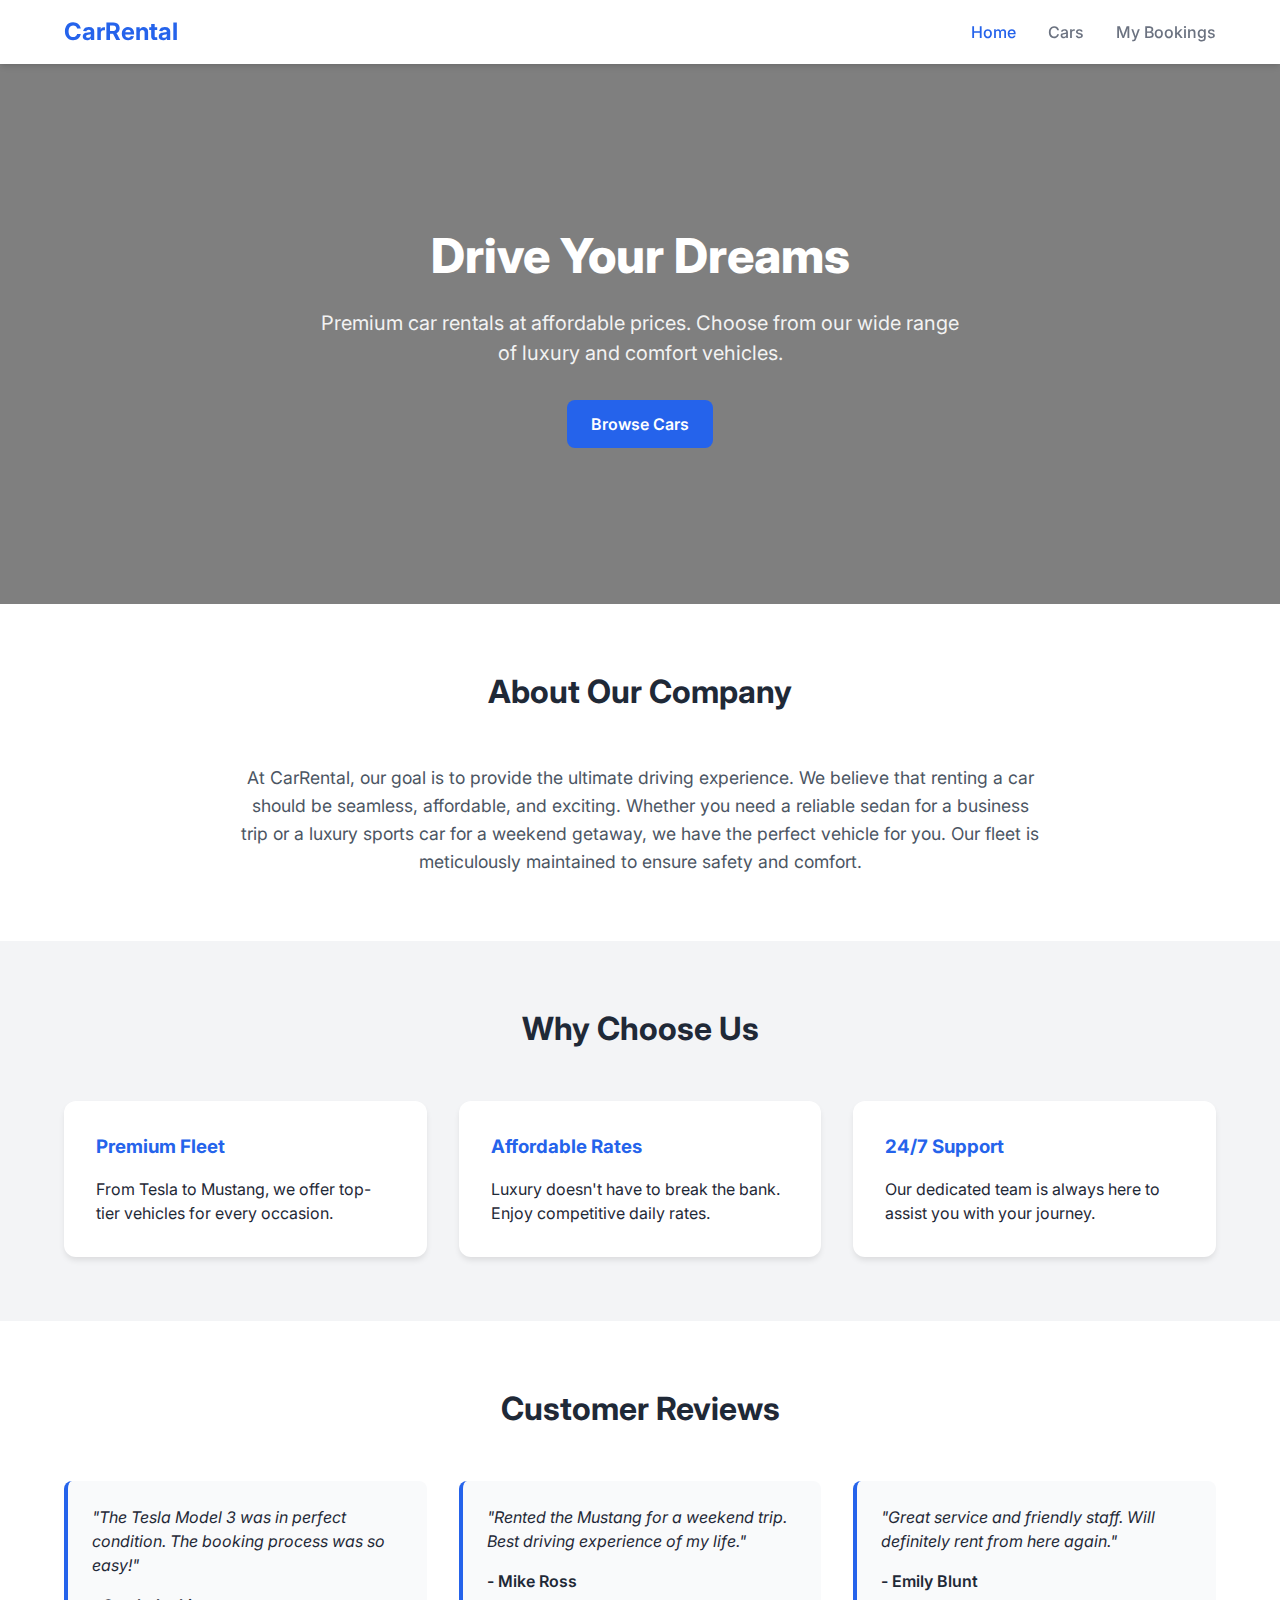
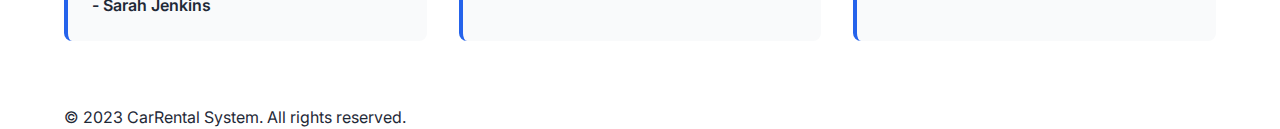
<file: web/index.html>
<!DOCTYPE html>
<html lang="en">

<head>
    <meta charset="UTF-8">
    <meta name="viewport" content="width=device-width, initial-scale=1.0">
    <title>Car Rental System - Home</title>
    <link rel="stylesheet" href="style.css">
    <link rel="preconnect" href="https://fonts.googleapis.com">
    <link rel="preconnect" href="https://fonts.gstatic.com" crossorigin>
    <link href="https://fonts.googleapis.com/css2?family=Inter:wght@300;400;500;600;700&display=swap" rel="stylesheet">
</head>

<body>
    <nav class="navbar">
        <div class="container nav-container">
            <a href="index.html" class="logo">CarRental</a>
            <ul class="nav-links">
                <li><a href="index.html" class="active">Home</a></li>
                <li><a href="cars.html">Cars</a></li>
                <li><a href="bookings.html">My Bookings</a></li>
            </ul>
        </div>
    </nav>

    <header class="hero">
        <div class="container hero-content">
            <h1>Drive Your Dreams</h1>
            <p>Premium car rentals at affordable prices. Choose from our wide range of luxury and comfort vehicles.</p>
            <a href="cars.html" class="btn btn-primary">Browse Cars</a>
        </div>
    </header>

    <section class="section">
        <div class="container">
            <h2 class="section-title">About Our Company</h2>
            <div class="about-content" style="text-align: center; max-width: 800px; margin: 0 auto;">
                <p style="font-size: 1.1rem; line-height: 1.6; color: #4b5563;">
                    At CarRental, our goal is to provide the ultimate driving experience. We believe that renting a car
                    should be seamless, affordable, and exciting. Whether you need a reliable sedan for a business trip
                    or a luxury sports car for a weekend getaway, we have the perfect vehicle for you. Our fleet is
                    meticulously maintained to ensure safety and comfort.
                </p>
            </div>
        </div>
    </section>

    <section class="section bg-light">
        <div class="container">
            <h2 class="section-title">Why Choose Us</h2>
            <div class="features-grid"
                style="display: grid; grid-template-columns: repeat(auto-fit, minmax(250px, 1fr)); gap: 2rem; margin-top: 2rem;">
                <div class="feature-card"
                    style="background: white; padding: 2rem; border-radius: 12px; box-shadow: 0 4px 6px -1px rgba(0, 0, 0, 0.1);">
                    <h3 style="color: #2563eb; margin-bottom: 1rem;">Premium Fleet</h3>
                    <p>From Tesla to Mustang, we offer top-tier vehicles for every occasion.</p>
                </div>
                <div class="feature-card"
                    style="background: white; padding: 2rem; border-radius: 12px; box-shadow: 0 4px 6px -1px rgba(0, 0, 0, 0.1);">
                    <h3 style="color: #2563eb; margin-bottom: 1rem;">Affordable Rates</h3>
                    <p>Luxury doesn't have to break the bank. Enjoy competitive daily rates.</p>
                </div>
                <div class="feature-card"
                    style="background: white; padding: 2rem; border-radius: 12px; box-shadow: 0 4px 6px -1px rgba(0, 0, 0, 0.1);">
                    <h3 style="color: #2563eb; margin-bottom: 1rem;">24/7 Support</h3>
                    <p>Our dedicated team is always here to assist you with your journey.</p>
                </div>
            </div>
        </div>
    </section>

    <section class="section">
        <div class="container">
            <h2 class="section-title">Customer Reviews</h2>
            <div class="reviews-grid"
                style="display: grid; grid-template-columns: repeat(auto-fit, minmax(300px, 1fr)); gap: 2rem; margin-top: 2rem;">
                <div class="review-card"
                    style="background: #f9fafb; padding: 1.5rem; border-radius: 8px; border-left: 4px solid #2563eb;">
                    <p style="font-style: italic; margin-bottom: 1rem;">"The Tesla Model 3 was in perfect condition. The
                        booking process was so easy!"</p>
                    <h4 style="font-weight: 600;">- Sarah Jenkins</h4>
                </div>
                <div class="review-card"
                    style="background: #f9fafb; padding: 1.5rem; border-radius: 8px; border-left: 4px solid #2563eb;">
                    <p style="font-style: italic; margin-bottom: 1rem;">"Rented the Mustang for a weekend trip. Best
                        driving experience of my life."</p>
                    <h4 style="font-weight: 600;">- Mike Ross</h4>
                </div>
                <div class="review-card"
                    style="background: #f9fafb; padding: 1.5rem; border-radius: 8px; border-left: 4px solid #2563eb;">
                    <p style="font-style: italic; margin-bottom: 1rem;">"Great service and friendly staff. Will
                        definitely rent from here again."</p>
                    <h4 style="font-weight: 600;">- Emily Blunt</h4>
                </div>
            </div>
        </div>
    </section>

    <footer class="footer">
        <div class="container">
            <p>&copy; 2023 CarRental System. All rights reserved.</p>
        </div>
    </footer>

    <script src="script.js"></script>
</body>

</html>
</file>
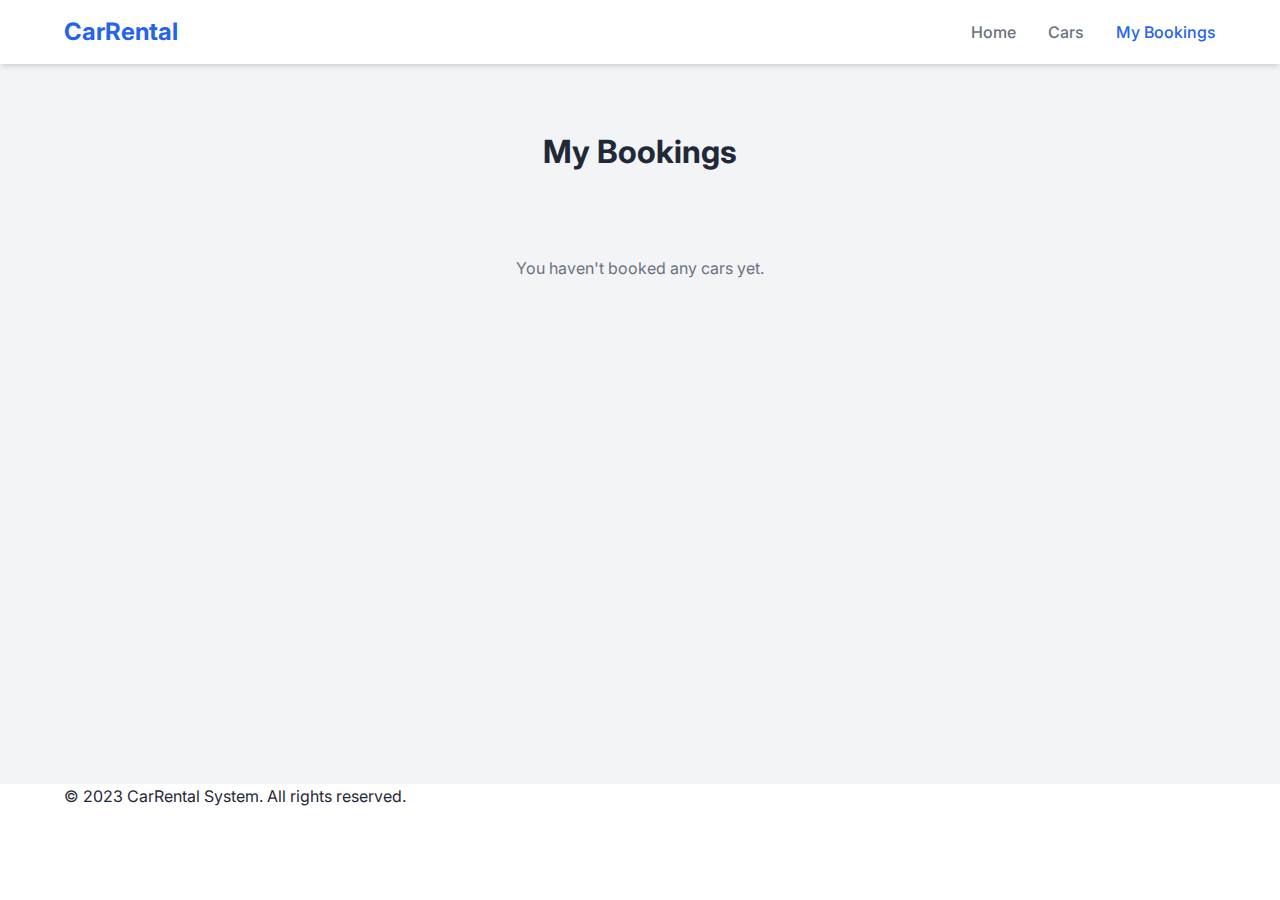
<file: web/bookings.html>
<!DOCTYPE html>
<html lang="en">

<head>
    <meta charset="UTF-8">
    <meta name="viewport" content="width=device-width, initial-scale=1.0">
    <title>Car Rental System - My Bookings</title>
    <link rel="stylesheet" href="style.css">
    <link rel="preconnect" href="https://fonts.googleapis.com">
    <link rel="preconnect" href="https://fonts.gstatic.com" crossorigin>
    <link href="https://fonts.googleapis.com/css2?family=Inter:wght@300;400;500;600;700&display=swap" rel="stylesheet">
</head>

<body>
    <nav class="navbar">
        <div class="container nav-container">
            <a href="index.html" class="logo">CarRental</a>
            <ul class="nav-links">
                <li><a href="index.html">Home</a></li>
                <li><a href="cars.html">Cars</a></li>
                <li><a href="bookings.html" class="active">My Bookings</a></li>
            </ul>
        </div>
    </nav>

    <section class="section bg-light" style="min-height: 80vh;">
        <div class="container">
            <h2 class="section-title">My Bookings</h2>
            <div class="booking-list" id="booking-list">
                <p class="empty-state">You haven't booked any cars yet.</p>
            </div>
        </div>
    </section>

    <footer class="footer">
        <div class="container">
            <p>&copy; 2023 CarRental System. All rights reserved.</p>
        </div>
    </footer>

    <script src="script.js"></script>
</body>

</html>
</file>
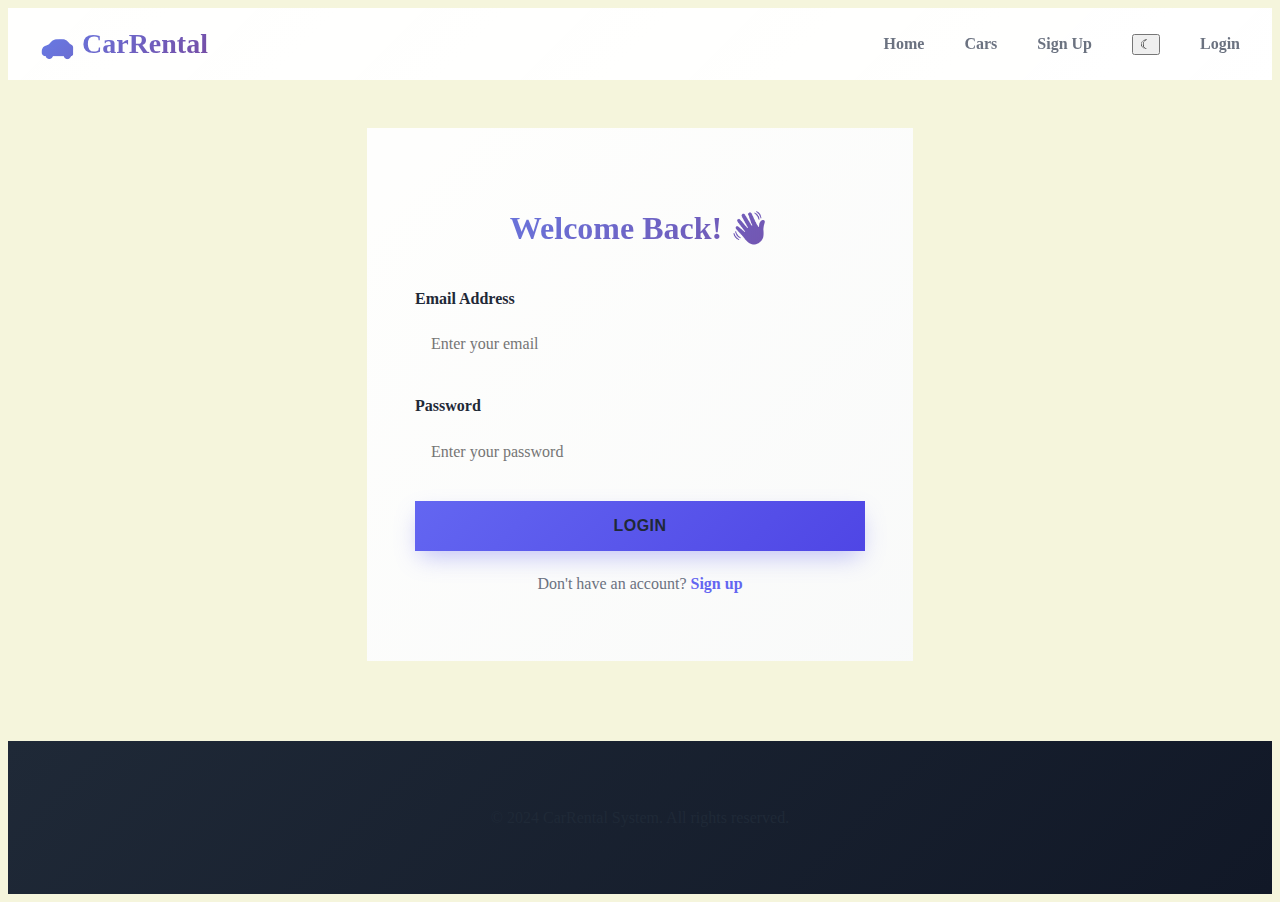
<file: WebContent/bookings.html>
<!DOCTYPE html>
<html lang="en">

<head>
    <meta charset="UTF-8">
    <meta name="viewport" content="width=device-width, initial-scale=1.0">
    <title>My Bookings - CarRental</title>
    <link rel="stylesheet" href="style.css">
    <link rel="preconnect" href="https://fonts.googleapis.com">
    <link rel="preconnect" href="https://fonts.gstatic.com" crossorigin>
    <link href="https://fonts.googleapis.com/css2?family=Inter:wght@300;400;500;600;700;800&display=swap" rel="stylesheet">
</head>

<body>
    <nav class="navbar">
        <div class="container nav-container">
            <a href="index.html" class="logo">🚗 CarRental</a>
            <ul class="nav-links">
                <li><a href="index.html">Home</a></li>
                <li><a href="cars.html">Cars</a></li>
                <li><a href="bookings.html" class="active">My Bookings</a></li>
                <li><button id="theme-toggle" class="theme-toggle" title="Toggle theme">☾</button></li>
            </ul>
        </div>
    </nav>

    <section class="section">
        <div class="container">
            <h2 class="section-title">My Bookings 📋</h2>
            <div id="booking-list">
                <!-- Bookings will be populated here -->
                <div class="loading">Loading bookings...</div>
            </div>
        </div>
    </section>

    <footer class="footer">
        <div class="container">
            <p>&copy; 2024 CarRental System. All rights reserved.</p>
        </div>
    </footer>

    <script src="script.js"></script>
</body>

</html>
</file>
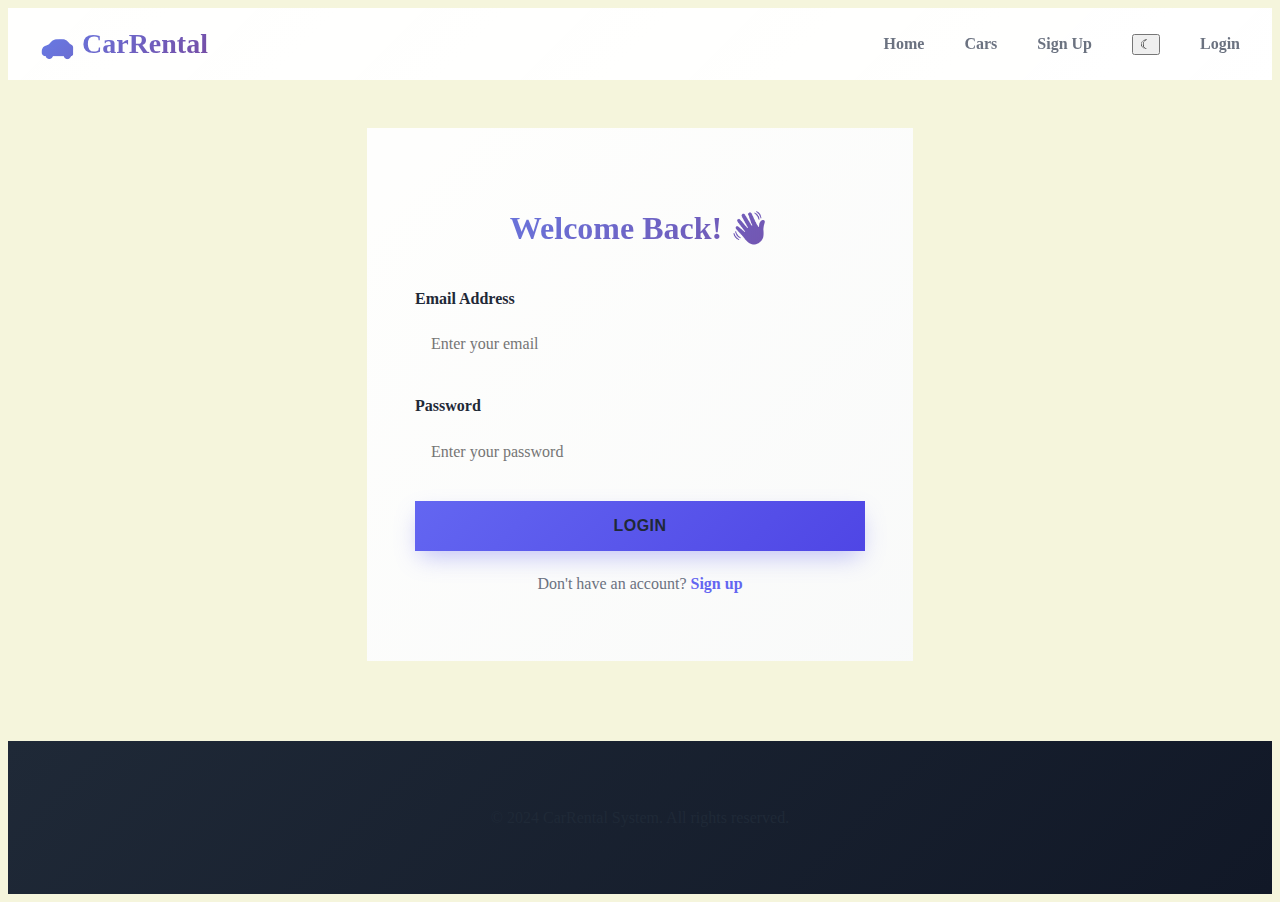
<file: WebContent/login.html>
<!DOCTYPE html>
<html lang="en">

<head>
    <meta charset="UTF-8">
    <meta name="viewport" content="width=device-width, initial-scale=1.0">
    <title>Login - CarRental</title>
    <link rel="stylesheet" href="style.css">
    <link rel="preconnect" href="https://fonts.googleapis.com">
    <link rel="preconnect" href="https://fonts.gstatic.com" crossorigin>
    <link href="https://fonts.googleapis.com/css2?family=Inter:wght@300;400;500;600;700;800&display=swap" rel="stylesheet">
</head>

<body>
    <nav class="navbar">
        <div class="container nav-container">
            <a href="index.html" class="logo">🚗 CarRental</a>
            <ul class="nav-links">
                <li><a href="index.html">Home</a></li>
                <li><a href="cars.html">Cars</a></li>
                <li><a href="signup.html">Sign Up</a></li>
                <li><button id="theme-toggle" class="theme-toggle" title="Toggle theme">☾</button></li>
            </ul>
        </div>
    </nav>

    <div class="container">
        <form id="loginForm" class="auth-form">
            <h2>Welcome Back! 👋</h2>
            <div class="form-group">
                <label for="email">Email Address</label>
                <input type="email" id="email" required placeholder="Enter your email">
            </div>
            <div class="form-group">
                <label for="password">Password</label>
                <input type="password" id="password" required placeholder="Enter your password">
            </div>
            <button type="submit" class="btn btn-primary btn-block">Login</button>
            <p style="text-align: center; margin-top: 20px; color: var(--text-light);">
                Don't have an account? <a href="signup.html" style="color: var(--primary-color); font-weight: 600;">Sign up</a>
            </p>
        </form>
    </div>

    <footer class="footer">
        <div class="container">
            <p>&copy; 2024 CarRental System. All rights reserved.</p>
        </div>
    </footer>

    <script src="script.js"></script>
</body>

</html>
</file>
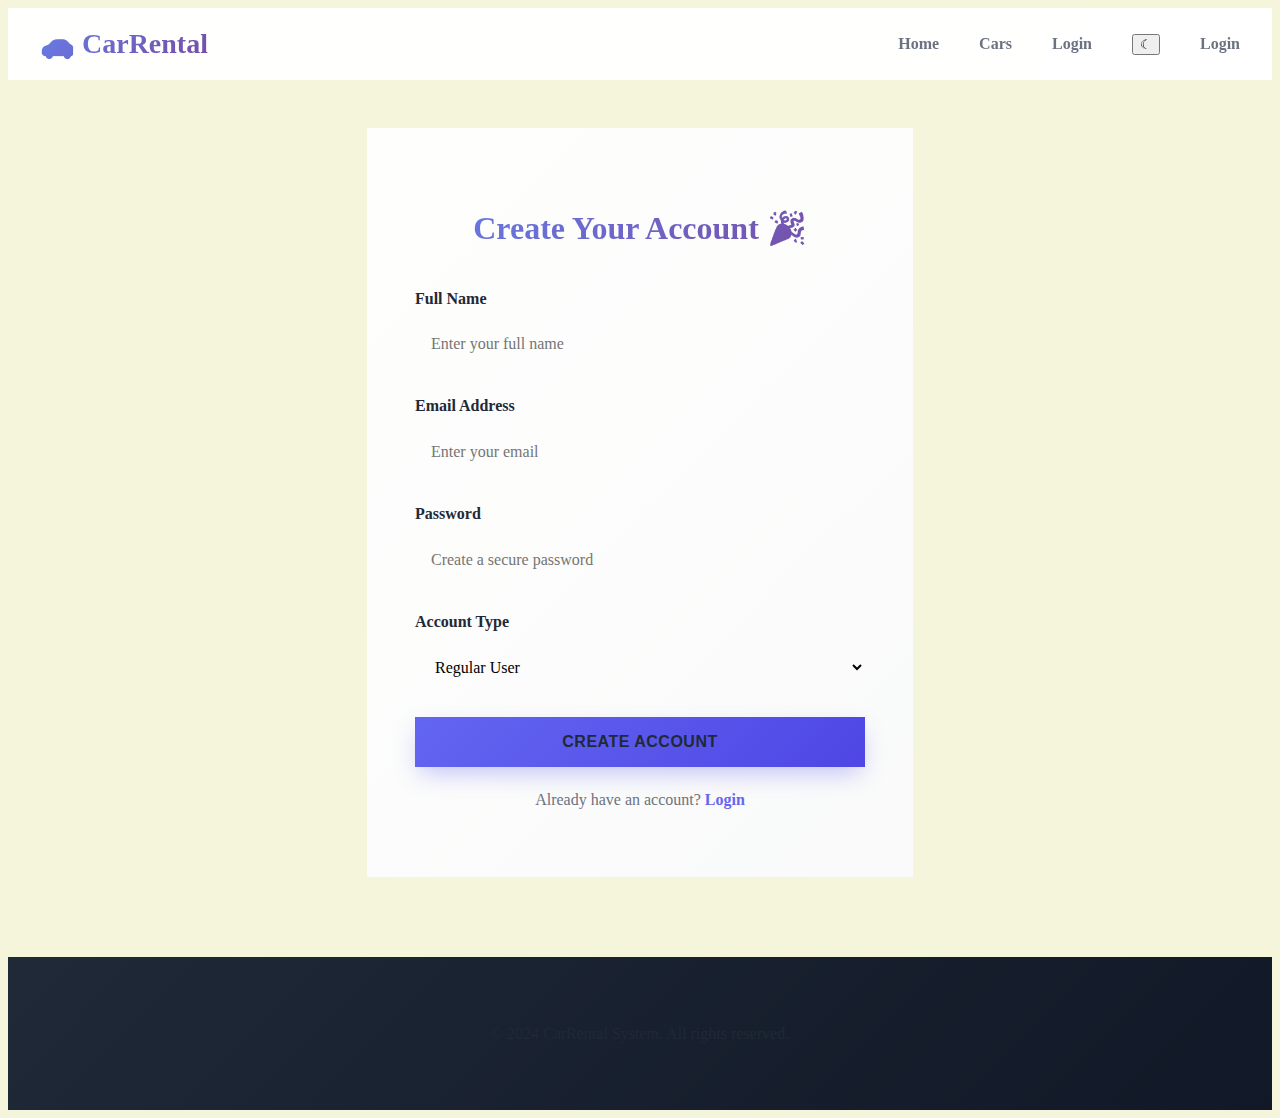
<file: WebContent/signup.html>
<!DOCTYPE html>
<html lang="en">

<head>
    <meta charset="UTF-8">
    <meta name="viewport" content="width=device-width, initial-scale=1.0">
    <title>Sign Up - CarRental</title>
    <link rel="stylesheet" href="style.css">
    <link rel="preconnect" href="https://fonts.googleapis.com">
    <link rel="preconnect" href="https://fonts.gstatic.com" crossorigin>
    <link href="https://fonts.googleapis.com/css2?family=Inter:wght@300;400;500;600;700;800&display=swap" rel="stylesheet">
</head>

<body>
    <nav class="navbar">
        <div class="container nav-container">
            <a href="index.html" class="logo">🚗 CarRental</a>
            <ul class="nav-links">
                <li><a href="index.html">Home</a></li>
                <li><a href="cars.html">Cars</a></li>
                <li><a href="login.html">Login</a></li>
                <li><button id="theme-toggle" class="theme-toggle" title="Toggle theme">☾</button></li>
            </ul>
        </div>
    </nav>

    <div class="container">
        <form id="signupForm" class="auth-form">
            <h2>Create Your Account 🎉</h2>
            <div class="form-group">
                <label for="username">Full Name</label>
                <input type="text" id="username" required placeholder="Enter your full name">
            </div>
            <div class="form-group">
                <label for="email">Email Address</label>
                <input type="email" id="email" required placeholder="Enter your email">
            </div>
            <div class="form-group">
                <label for="password">Password</label>
                <input type="password" id="password" required placeholder="Create a secure password" minlength="6">
            </div>
            <div class="form-group">
                <label for="role">Account Type</label>
                <select id="role">
                    <option value="USER">Regular User</option>
                    <option value="ADMIN">Administrator</option>
                </select>
            </div>
            <button type="submit" class="btn btn-primary btn-block">Create Account</button>
            <p style="text-align: center; margin-top: 20px; color: var(--text-light);">
                Already have an account? <a href="login.html" style="color: var(--primary-color); font-weight: 600;">Login</a>
            </p>
        </form>
    </div>

    <footer class="footer">
        <div class="container">
            <p>&copy; 2024 CarRental System. All rights reserved.</p>
        </div>
    </footer>

    <script src="script.js"></script>
</body>

</html>
</file>
<file: web/style.css>
:root {
    --primary-color: #2563eb;
    --primary-hover: #1d4ed8;
    --text-color: #1f2937;
    --text-light: #6b7280;
    --bg-color: #ffffff;
    --bg-light: #f3f4f6;
    --white: #ffffff;
    --border-color: #e5e7eb;
    --shadow: 0 4px 6px -1px rgba(0, 0, 0, 0.1), 0 2px 4px -1px rgba(0, 0, 0, 0.06);
    --radius: 0.5rem;
    --font-sans: 'Inter', sans-serif;
}

* {
    margin: 0;
    padding: 0;
    box-sizing: border-box;
}

body {
    font-family: var(--font-sans);
    color: var(--text-color);
    line-height: 1.5;
    background-color: var(--bg-color);
}

a {
    text-decoration: none;
    color: inherit;
}

ul {
    list-style: none;
}

.container {
    max-width: 1200px;
    margin: 0 auto;
    padding: 0 1.5rem;
}

/* Navbar */
.navbar {
    background-color: var(--white);
    box-shadow: var(--shadow);
    position: sticky;
    top: 0;
    z-index: 100;
}

.nav-container {
    display: flex;
    justify-content: space-between;
    align-items: center;
    height: 4rem;
}

.logo {
    font-size: 1.5rem;
    font-weight: 700;
    color: var(--primary-color);
}

.nav-links {
    display: flex;
    gap: 2rem;
}

.nav-links a {
    font-weight: 500;
    color: var(--text-light);
    transition: color 0.2s;
}

.nav-links a:hover,
.nav-links a.active {
    color: var(--primary-color);
}

/* Hero Section */
.hero {
    background: linear-gradient(rgba(0, 0, 0, 0.5), rgba(0, 0, 0, 0.5)), url('https://images.unsplash.com/photo-1492144534655-ae79c964c9d7?ixlib=rb-4.0.3&auto=format&fit=crop&w=1920&q=80');
    background-size: cover;
    background-position: center;
    height: 60vh;
    display: flex;
    align-items: center;
    color: var(--white);
    text-align: center;
}

.hero-content {
    max-width: 700px;
}

.hero h1 {
    font-size: 3rem;
    font-weight: 800;
    margin-bottom: 1rem;
}

.hero p {
    font-size: 1.25rem;
    margin-bottom: 2rem;
    opacity: 0.9;
}

/* Buttons */
.btn {
    display: inline-block;
    padding: 0.75rem 1.5rem;
    border-radius: var(--radius);
    font-weight: 600;
    cursor: pointer;
    transition: background-color 0.2s;
    border: none;
}

.btn-primary {
    background-color: var(--primary-color);
    color: var(--white);
}

.btn-primary:hover {
    background-color: var(--primary-hover);
}

.btn-block {
    display: block;
    width: 100%;
}

/* Sections */
.section {
    padding: 4rem 0;
}

.section-title {
    font-size: 2rem;
    font-weight: 700;
    text-align: center;
    margin-bottom: 3rem;
}

.bg-light {
    background-color: var(--bg-light);
}

/* Car Grid */
.car-grid {
    display: grid;
    grid-template-columns: repeat(auto-fit, minmax(300px, 1fr));
    gap: 2rem;
}

.car-card {
    background: var(--white);
    border-radius: var(--radius);
    overflow: hidden;
    box-shadow: var(--shadow);
    transition: transform 0.2s;
}

.car-card:hover {
    transform: translateY(-5px);
}

.car-image {
    width: 100%;
    height: 200px;
    object-fit: cover;
}

.car-details {
    padding: 1.5rem;
}

.car-title {
    font-size: 1.25rem;
    font-weight: 600;
    margin-bottom: 0.5rem;
    display: flex;
    justify-content: space-between;
    align-items: center;
}

.car-price {
    color: var(--primary-color);
    font-weight: 700;
}

.car-features {
    display: flex;
    gap: 1rem;
    margin-bottom: 1.5rem;
    color: var(--text-light);
    font-size: 0.875rem;
}

/* Modal */
.modal {
    display: none;
    position: fixed;
    top: 0;
    left: 0;
    width: 100%;
    height: 100%;
    background-color: rgba(0, 0, 0, 0.5);
    z-index: 1000;
    align-items: center;
    justify-content: center;
}

.modal.active {
    display: flex;
}

.modal-content {
    background-color: var(--white);
    padding: 2rem;
    border-radius: var(--radius);
    width: 100%;
    max-width: 500px;
    position: relative;
}

.close-modal {
    position: absolute;
    top: 1rem;
    right: 1rem;
    font-size: 1.5rem;
    cursor: pointer;
    color: var(--text-light);
}

.form-group {
    margin-bottom: 1.5rem;
}

.form-group label {
    display: block;
    margin-bottom: 0.5rem;
    font-weight: 500;
}

.form-group input {
    width: 100%;
    padding: 0.75rem;
    border: 1px solid var(--border-color);
    border-radius: var(--radius);
    font-family: inherit;
}

.booking-summary {
    background-color: var(--bg-light);
    padding: 1rem;
    border-radius: var(--radius);
    margin-bottom: 1.5rem;
}

.total-price {
    font-weight: 700;
    font-size: 1.25rem;
    margin-top: 0.5rem;
}

/* Booking List */
.booking-item {
    background: var(--white);
    padding: 1.5rem;
    border-radius: var(--radius);
    box-shadow: var(--shadow);
    margin-bottom: 1rem;
    display: flex;
    justify-content: space-between;
    align-items: center;
}

.booking-info h3 {
    font-size: 1.1rem;
    margin-bottom: 0.25rem;
}

.booking-status {
    padding: 0.25rem 0.75rem;
    border-radius: 999px;
    font-size: 0.875rem;
    font-weight: 500;
}

.status-confirmed {
    background-color: #dcfce7;
    color: #166534;
}

.empty-state {
    text-align: center;
    color: var(--text-light);
    padding: 2rem;
}

/* Responsive Design */

/* Tablet (max-width: 1024px) */
@media (max-width: 1024px) {
    .container {
        padding: 0 1rem;
    }

    .hero h1 {
        font-size: 2.5rem;
    }

    .car-grid {
        gap: 1.5rem;
    }
}

/* Mobile (max-width: 768px) */
@media (max-width: 768px) {
    .nav-container {
        flex-direction: column;
        height: auto;
        padding: 1rem 0;
    }

    .nav-links {
        flex-direction: column;
        gap: 1rem;
        width: 100%;
        text-align: center;
        margin-top: 1rem;
    }

    .hero {
        height: auto;
        padding: 4rem 0;
    }

    .hero h1 {
        font-size: 2rem;
    }

    .hero p {
        font-size: 1rem;
    }

    .section {
        padding: 3rem 0;
    }

    .section-title {
        font-size: 1.75rem;
        margin-bottom: 2rem;
    }

    .car-grid {
        grid-template-columns: 1fr;
    }

    .modal-content {
        width: 95%;
        padding: 1.5rem;
        margin: 1rem;
    }

    .booking-item {
        flex-direction: column;
        align-items: flex-start;
        gap: 1rem;
    }

    .booking-status {
        align-self: flex-start;
    }

    .features-grid,
    .reviews-grid {
        grid-template-columns: 1fr !important;
    }
}
</file>
<file: WebContent/style.css>
:root {
    /* Vibrant Color Palette */
    --primary-color: #6366f1;
    --primary-hover: #4f46e5;
    --primary-dark: #4338ca;
    --secondary-color: #ec4899;
    --accent-color: #f59e0b;
    --success-color: #10b981;
    --danger-color: #ef4444;
    
    /* Text Colors */
    --text-color: #1f2937;
    --text-light: #6b7280;
    --text-lighter: #9ca3af;
    
    /* Background Colors */
    --bg-color: #F5F5DC;
    --bg-light: #F0E68C;
    --bg-gradient: linear-gradient(135deg, #667eea 0%, #764ba2 100%);
    --bg-gradient-2: linear-gradient(135deg, #f093fb 0%, #f5576c 100%);
    --bg-gradient-3: linear-gradient(135deg, #4facfe 0%, #00f2fe 100%);
    box-sizing: border-box;
}

body {
    font-family: var(--font-sans);
    color: var(--text-color);
    line-height: 1.6;
    background-color: var(--bg-color);
    overflow-x: hidden;
}

a {
    text-decoration: none;
    color: inherit;
}

ul {
    list-style: none;
}

.container {
    max-width: 1200px;
    margin: 0 auto;
    padding: 0 1.5rem;
}

/* Navbar */
.navbar {
    background: linear-gradient(135deg, rgba(255, 255, 255, 0.95) 0%, rgba(255, 255, 255, 0.98) 100%);
    backdrop-filter: blur(10px);
    box-shadow: var(--shadow);
    position: sticky;
    top: 0;
    z-index: 100;
    border-bottom: 2px solid var(--border-color);
}

.nav-container {
    display: flex;
    justify-content: space-between;
    align-items: center;
    height: 4.5rem;
}

.logo {
    font-size: 1.75rem;
    font-weight: 800;
    background: var(--bg-gradient);
    -webkit-background-clip: text;
    -webkit-text-fill-color: transparent;
    background-clip: text;
    transition: transform 0.3s ease;
}

.logo:hover {
    transform: scale(1.05);
}

.nav-links {
    display: flex;
    gap: 2.5rem;
    align-items: center;
}

.nav-links a {
    font-weight: 600;
    color: var(--text-light);
    transition: all 0.3s ease;
    position: relative;
    padding: 0.5rem 0;
}

.nav-links a::after {
    content: '';
    position: absolute;
    bottom: 0;
    left: 0;
    width: 0;
    height: 2px;
    background: var(--bg-gradient);
    transition: width 0.3s ease;
}

.nav-links a:hover::after,
.nav-links a.active::after {
    width: 100%;
}

.nav-links a:hover,
.nav-links a.active {
    color: var(--primary-color);
    transform: translateY(-2px);
}

.user-info {
    font-weight: 600;
    color: var(--primary-color);
    padding: 0.5rem 1rem;
    background: rgba(99, 102, 241, 0.1);
    border-radius: 0.5rem;
}

/* Hero Section */
.hero {
    background: url('https://images.unsplash.com/photo-1492144534655-ae79c964c9d7?ixlib=rb-4.0.3&auto=format&fit=crop&w=1920&q=80');
    background-size: cover;
    background-position: center;
    background-attachment: fixed;
    min-height: 70vh;
    display: flex;
    align-items: center;
    justify-content: center;
    color: var(--white);
    text-align: center;
    position: relative;
    overflow: hidden;
}

/* removed colored overlay to keep hero image only */
.hero::before { display: none; }

@keyframes gradientShift {
    0%, 100% { opacity: 1; }
    50% { opacity: 0.8; }
}

.hero-content {
    color: white;
    max-width: 800px;
    position: relative;
    z-index: 1;
    animation: fadeInUp 1s ease;
}

@keyframes fadeInUp {
    from {
        opacity: 0;
        transform: translateY(30px);
    }
    to {
        opacity: 1;
        transform: translateY(0);
    }
}

.hero h1 {
    font-size: 3.5rem;
    font-weight: 900;
    margin-bottom: 1.5rem;
    text-shadow: 2px 2px 4px rgba(0, 0, 0, 0.3);
    line-height: 1.2;
    color: white;
}

.hero p {
    font-size: 1.5rem;
    margin-bottom: 2.5rem;
    opacity: 0.95;
    font-weight: 400;
    color: white;
}

/* Buttons */
.btn {
    display: inline-block;
    padding: 1rem 2rem;
    border-radius: var(--radius);
    font-weight: 700;
    cursor: pointer;
    transition: all 0.3s ease;
    border: none;
    font-size: 1rem;
    text-transform: uppercase;
    letter-spacing: 0.5px;
    position: relative;
    overflow: hidden;
}

.btn::before {
    content: '';
    position: absolute;
    top: 50%;
    left: 50%;
    width: 0;
    height: 0;
    border-radius: 50%;
    background: rgba(255, 255, 255, 0.3);
    transform: translate(-50%, -50%);
    transition: width 0.6s, height 0.6s;
}

.btn:hover::before {
    width: 300px;
    height: 300px;
}

.btn-primary {
    background: linear-gradient(135deg, var(--primary-color) 0%, var(--primary-hover) 100%);
    color: var(--white);
    box-shadow: 0 10px 25px -5px rgba(99, 102, 241, 0.4);
}

.btn-primary:hover {
    transform: translateY(-3px);
    box-shadow: 0 15px 35px -5px rgba(99, 102, 241, 0.5);
}

.btn-secondary {
    background: linear-gradient(135deg, var(--secondary-color) 0%, #db2777 100%);
    color: var(--white);
    box-shadow: 0 10px 25px -5px rgba(236, 72, 153, 0.4);
}

.btn-secondary:hover {
    transform: translateY(-3px);
    box-shadow: 0 15px 35px -5px rgba(236, 72, 153, 0.5);
}

.btn-success {
    background: linear-gradient(135deg, var(--success-color) 0%, #059669 100%);
    color: var(--white);
    box-shadow: 0 10px 25px -5px rgba(16, 185, 129, 0.4);
}

.btn-success:hover {
    transform: translateY(-3px);
    box-shadow: 0 15px 35px -5px rgba(16, 185, 129, 0.5);
}

.btn-block {
    display: block;
    width: 100%;
    text-align: center;
}

.btn:disabled {
    opacity: 0.6;
    cursor: not-allowed;
    transform: none !important;
}

/* Sections */
.section {
    padding: 5rem 0;
    animation: fadeIn 0.8s ease;
}

@keyframes fadeIn {
    from { opacity: 0; }
    to { opacity: 1; }
}

.section-title {
    font-size: 2.5rem;
    font-weight: 800;
    text-align: center;
    margin-bottom: 3rem;
    background: var(--bg-gradient);
    -webkit-background-clip: text;
    -webkit-text-fill-color: transparent;
    background-clip: text;
    position: relative;
}

.section-title::after {
    content: '';
    position: absolute;
    bottom: -10px;
    left: 50%;
    transform: translateX(-50%);
    width: 80px;
    height: 4px;
    background: var(--bg-gradient);
    border-radius: 2px;
}

.bg-light {
    background: linear-gradient(to bottom, var(--bg-light) 0%, var(--white) 100%);
}

/* Search and Filter */
.search-filter-container {
    display: flex;
    flex-wrap: wrap;
    gap: 1.5rem;
    margin-bottom: 3rem;
    align-items: center;
}

.search-box {
    flex: 1;
    min-width: 300px;
}

.search-input {
    width: 100%;
    padding: 1rem 1.5rem;
    border: 2px solid var(--border-color);
    border-radius: var(--radius);
    font-size: 1rem;
    transition: all 0.3s ease;
    background: var(--white);
}

.search-input:focus {
    outline: none;
    border-color: var(--primary-color);
    box-shadow: 0 0 0 3px rgba(99, 102, 241, 0.1);
}

.filter-box {
    display: flex;
    gap: 1rem;
    flex-wrap: wrap;
}

.filter-select {
    padding: 1rem 1.5rem;
    border: 2px solid var(--border-color);
    border-radius: var(--radius);
    font-size: 1rem;
    background: var(--white);
    cursor: pointer;
    transition: all 0.3s ease;
}

.filter-select:focus {
    outline: none;
    border-color: var(--primary-color);
    box-shadow: 0 0 0 3px rgba(99, 102, 241, 0.1);
}

/* Car Grid */
.car-grid {
    display: grid;
    grid-template-columns: repeat(auto-fill, minmax(320px, 1fr));
    gap: 2.5rem;
}

/* Pagination */
.pagination {
    display: inline-flex;
    gap: 0.5rem;
}

.page-btn {
    padding: 0.45rem 0.75rem;
    background: transparent;
    border: 1px solid var(--border-color);
    color: var(--text-color);
    border-radius: 0.5rem;
    cursor: pointer;
}

.page-btn.active {
    background: var(--primary-color);
    color: var(--white);
    border-color: var(--primary-color);
}

.page-btn:disabled {
    opacity: 0.5;
    cursor: not-allowed;
}

/* Lazy-loading image placeholder */
.car-image.lazy {
    filter: blur(6px);
    transform: scale(1.02);
    transition: filter 400ms ease, transform 400ms ease;
}

.car-image.loaded {
    filter: blur(0);
    transform: scale(1);
}

.car-card {
    background: var(--white);
    border-radius: var(--radius);
    overflow: hidden;
    box-shadow: var(--shadow);
    transition: all 0.4s cubic-bezier(0.175, 0.885, 0.32, 1.275);
    border: 2px solid transparent;
    position: relative;
}

.car-card:hover {
    transform: translateY(-10px) scale(1.02);
    box-shadow: var(--shadow-lg);
    border-color: var(--primary-color);
}

.car-image-container {
    position: relative;
    overflow: hidden;
    height: 240px;
    background: transparent;
}

.car-image {
    width: 100%;
    height: 100%;
    object-fit: cover;
    transition: transform 0.5s ease;
}

.car-card:hover .car-image {
    transform: scale(1.15);
}

.car-badge {
    position: absolute;
    top: 1rem;
    right: 1rem;
    background: linear-gradient(135deg, var(--accent-color) 0%, #f97316 100%);
    color: var(--white);
    padding: 0.5rem 1rem;
    border-radius: 2rem;
    font-weight: 700;
    font-size: 0.9rem;
    box-shadow: 0 4px 15px rgba(245, 158, 11, 0.4);
    animation: pulse 2s infinite;
}

@keyframes pulse {
    0%, 100% { transform: scale(1); }
    50% { transform: scale(1.05); }
}

.car-details {
    padding: 2rem;
}

.car-title {
    font-size: 1.5rem;
    font-weight: 700;
    margin-bottom: 1rem;
    color: var(--text-color);
}

.car-features {
    display: flex;
    flex-wrap: wrap;
    gap: 0.5rem;
    margin-bottom: 1.5rem;
}

.feature-tag {
    display: inline-block;
    padding: 0.4rem 0.8rem;
    background: linear-gradient(135deg, rgba(99, 102, 241, 0.1) 0%, rgba(236, 72, 153, 0.1) 100%);
    color: var(--primary-color);
    border-radius: 1rem;
    font-size: 0.85rem;
    font-weight: 600;
    border: 1px solid rgba(99, 102, 241, 0.2);
}

/* Modal */
.modal {
    display: none;
    position: fixed;
    top: 0;
    left: 0;
    width: 100%;
    height: 100%;
    background-color: rgba(0, 0, 0, 0.7);
    backdrop-filter: blur(5px);
    z-index: 1000;
    align-items: center;
    justify-content: center;
    animation: fadeIn 0.3s ease;
}

.modal.active {
    display: flex;
}

.modal-content {
    background-color: var(--white);
    padding: 2.5rem;
    border-radius: var(--radius);
    width: 100%;
    max-width: 500px;
    position: relative;
    box-shadow: var(--shadow-lg);
    animation: slideUp 0.3s ease;
    max-height: 90vh;
    overflow-y: auto;
}

@keyframes slideUp {
    from {
        opacity: 0;
        transform: translateY(50px);
    }
    to {
        opacity: 1;
        transform: translateY(0);
    }
}

.modal-content h2 {
    margin-bottom: 1.5rem;
    color: var(--text-color);
    font-size: 2rem;
}

.close-modal {
    position: absolute;
    top: 1.5rem;
    right: 1.5rem;
    font-size: 2rem;
    cursor: pointer;
    color: var(--text-light);
    transition: all 0.3s ease;
    width: 40px;
    height: 40px;
    display: flex;
    align-items: center;
    justify-content: center;
    border-radius: 50%;
    background: var(--bg-light);
}

.close-modal:hover {
    color: var(--danger-color);
    background: rgba(239, 68, 68, 0.1);
    transform: rotate(90deg);
}

/* Forms */
.auth-form {
    max-width: 450px;
    margin: 3rem auto;
    padding: 3rem;
    background: linear-gradient(135deg, rgba(255, 255, 255, 0.95) 0%, rgba(249, 250, 251, 0.95) 100%);
    border-radius: var(--radius);
    box-shadow: var(--shadow-lg);
    border: 2px solid var(--border-color);
}

.auth-form h2 {
    text-align: center;
    margin-bottom: 2rem;
    background: var(--bg-gradient);
    -webkit-background-clip: text;
    -webkit-text-fill-color: transparent;
    background-clip: text;
    font-size: 2rem;
}

.form-group {
    margin-bottom: 1.5rem;
}

.form-group label {
    display: block;
    margin-bottom: 0.5rem;
    font-weight: 600;
    color: var(--text-color);
}

.form-group input,
.form-group select {
    width: 100%;
    padding: 1rem;
    border: 2px solid var(--border-color);
    border-radius: var(--radius);
    font-family: inherit;
    font-size: 1rem;
    transition: all 0.3s ease;
    background: var(--white);
}

.form-group input:focus,
.form-group select:focus {
    outline: none;
    border-color: var(--primary-color);
    box-shadow: 0 0 0 3px rgba(99, 102, 241, 0.1);
}

.booking-summary {
    background: linear-gradient(135deg, rgba(99, 102, 241, 0.1) 0%, rgba(236, 72, 153, 0.1) 100%);
    padding: 1.5rem;
    border-radius: var(--radius);
    margin-bottom: 1.5rem;
    border: 2px solid rgba(99, 102, 241, 0.2);
}

.booking-summary h3 {
    margin-bottom: 0.5rem;
    color: var(--text-color);
}

.total-price {
    font-weight: 800;
    font-size: 1.5rem;
    margin-top: 1rem;
    color: var(--primary-color);
}

/* Booking List */
.booking-item {
    background: var(--white);
    padding: 2rem;
    border-radius: var(--radius);
    box-shadow: var(--shadow);
    margin-bottom: 1.5rem;
    display: flex;
    justify-content: space-between;
    align-items: center;
    border-left: 4px solid var(--primary-color);
    transition: all 0.3s ease;
}

.booking-item:hover {
    transform: translateX(5px);
    box-shadow: var(--shadow-lg);
}

.booking-info h3 {
    font-size: 1.25rem;
    margin-bottom: 0.5rem;
    color: var(--text-color);
}

.booking-info p {
    margin-bottom: 0.25rem;
    color: var(--text-light);
}

.booking-status {
    padding: 0.5rem 1.5rem;
    border-radius: 2rem;
    font-size: 0.875rem;
    font-weight: 700;
    text-transform: uppercase;
    letter-spacing: 0.5px;
}

.status-confirmed,
.status-pending {
    background: linear-gradient(135deg, rgba(16, 185, 129, 0.2) 0%, rgba(16, 185, 129, 0.1) 100%);
    color: var(--success-color);
    border: 2px solid rgba(16, 185, 129, 0.3);
}

/* Payment Status Badges */
.status-badge,
.payment-badge {
    display: inline-block;
    padding: 0.3rem 0.8rem;
    border-radius: 1rem;
    font-size: 0.75rem;
    font-weight: 600;
    text-transform: uppercase;
    letter-spacing: 0.5px;
}

.payment-unpaid {
    background: rgba(239, 68, 68, 0.2);
    color: #dc2626;
}

/* Dashboard Tab Styles */
.dashboard-tab {
    display: none;
}

.dashboard-tab.active {
    display: block;
}

.bookings-table-container,
.cancellations-table-container {
    margin-top: 1rem;
    overflow-x: auto;
}

.bookings-table {
    width: 100%;
    border-collapse: collapse;
    background: white;
    box-shadow: 0 2px 5px rgba(0, 0, 0, 0.1);
}

.bookings-table th {
    background-color: #f8f9fa;
    font-weight: 600;
    text-align: left;
}

.bookings-table td,
.bookings-table th {
    padding: 1rem;
    border-bottom: 1px solid #e5e7eb;
}

.bookings-table tr:hover {
    background-color: #f9fafb;
}

.payment-payment_requested {
    background: rgba(245, 158, 11, 0.2);
    color: #d97706;
}

.payment-paid {
    background: rgba(16, 185, 129, 0.2);
    color: #059669;
}

.status-pending {
    background: rgba(245, 158, 11, 0.2);
    color: #d97706;
}

.status-confirmed {
    background: rgba(16, 185, 129, 0.2);
    color: #059669;
}

.booking-actions {
    display: flex;
    gap: 0.5rem;
    margin-top: 0.5rem;
}

/* Empty State */
.empty-state {
    text-align: center;
    color: var(--text-light);
    padding: 4rem 2rem;
    font-size: 1.25rem;
}

.loading {
    text-align: center;
    padding: 3rem;
    color: var(--text-light);
    font-size: 1.1rem;
}

/* Footer */
.footer {
    background: linear-gradient(135deg, var(--text-color) 0%, #111827 100%);
    color: var(--white);
    padding: 3rem 0;
    text-align: center;
    margin-top: 5rem;
}

/* Responsive Design */
@media (max-width: 1024px) {
    .container {
        padding: 0 1rem;
    }

    .hero h1 {
        font-size: 2.5rem;
        color: white;
    }

    .car-grid {
        gap: 2rem;
        grid-template-columns: repeat(auto-fill, minmax(280px, 1fr));
    }
}

@media (max-width: 768px) {
    .nav-container {
        flex-direction: column;
        height: auto;
        padding: 1rem 0;
        gap: 1rem;
    }

    .nav-links {
        flex-direction: column;
        gap: 1rem;
        width: 100%;
        text-align: center;
    }

    .hero {
        min-height: 50vh;
        background-attachment: scroll;
    }

    .hero h1 {
        font-size: 2rem;
        color: white;
    }

    .hero p {
        font-size: 1.1rem;
    }

    .section {
        padding: 3rem 0;
    }

    .section-title {
        font-size: 2rem;
        margin-bottom: 2rem;
    }

    .car-grid {
        grid-template-columns: 1fr;
    }

    .modal-content {
        width: 95%;
        padding: 1.5rem;
        margin: 1rem;
    }

    .booking-item {
        flex-direction: column;
        align-items: flex-start;
        gap: 1rem;
    }

    .booking-status {
        align-self: flex-start;
    }

    .search-filter-container {
        flex-direction: column;
    }

    .search-box,
    .filter-box {
        width: 100%;
    }

    .filter-box {
        flex-direction: column;
    }

    .filter-select {
        width: 100%;
    }
}

/* Smooth Scrolling */
html {
    scroll-behavior: smooth;
}


.logo {
    display: inline-flex;
    align-items: center;
    gap: 0.5rem;
}
</file>
